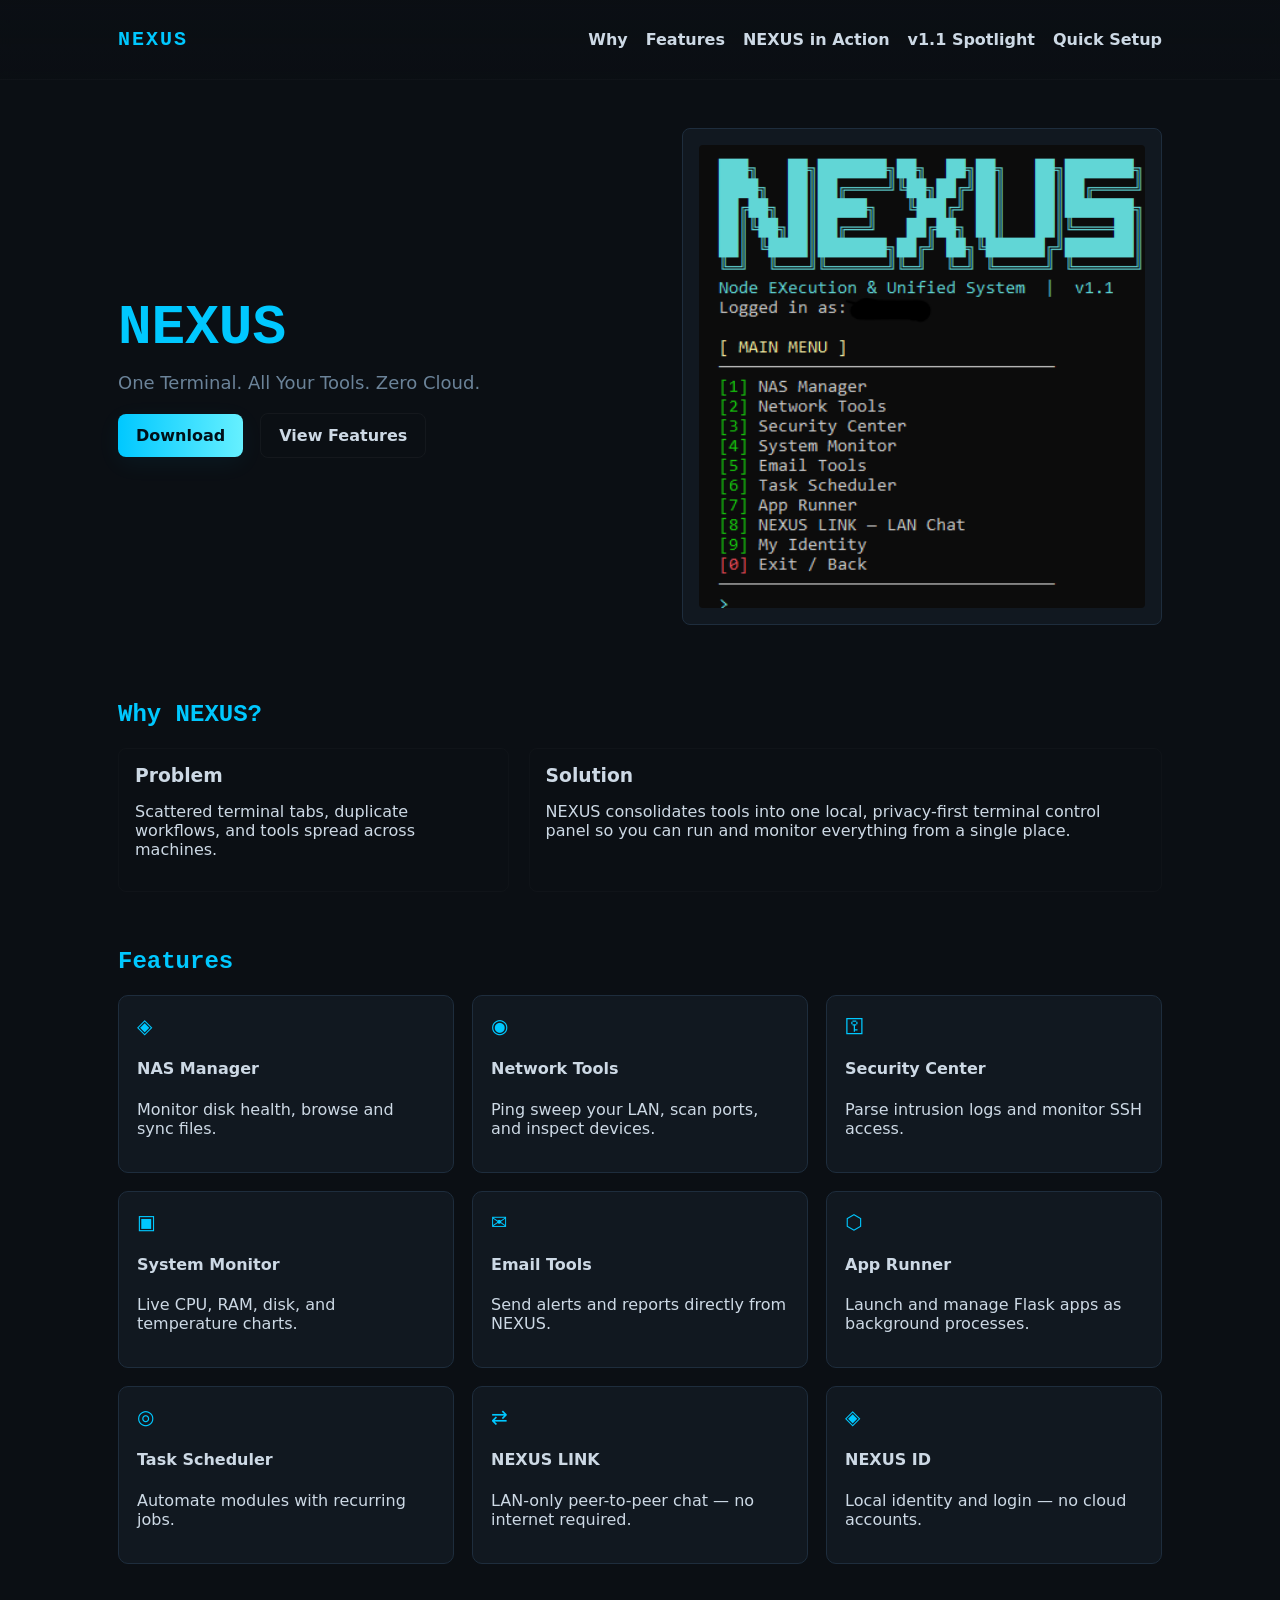
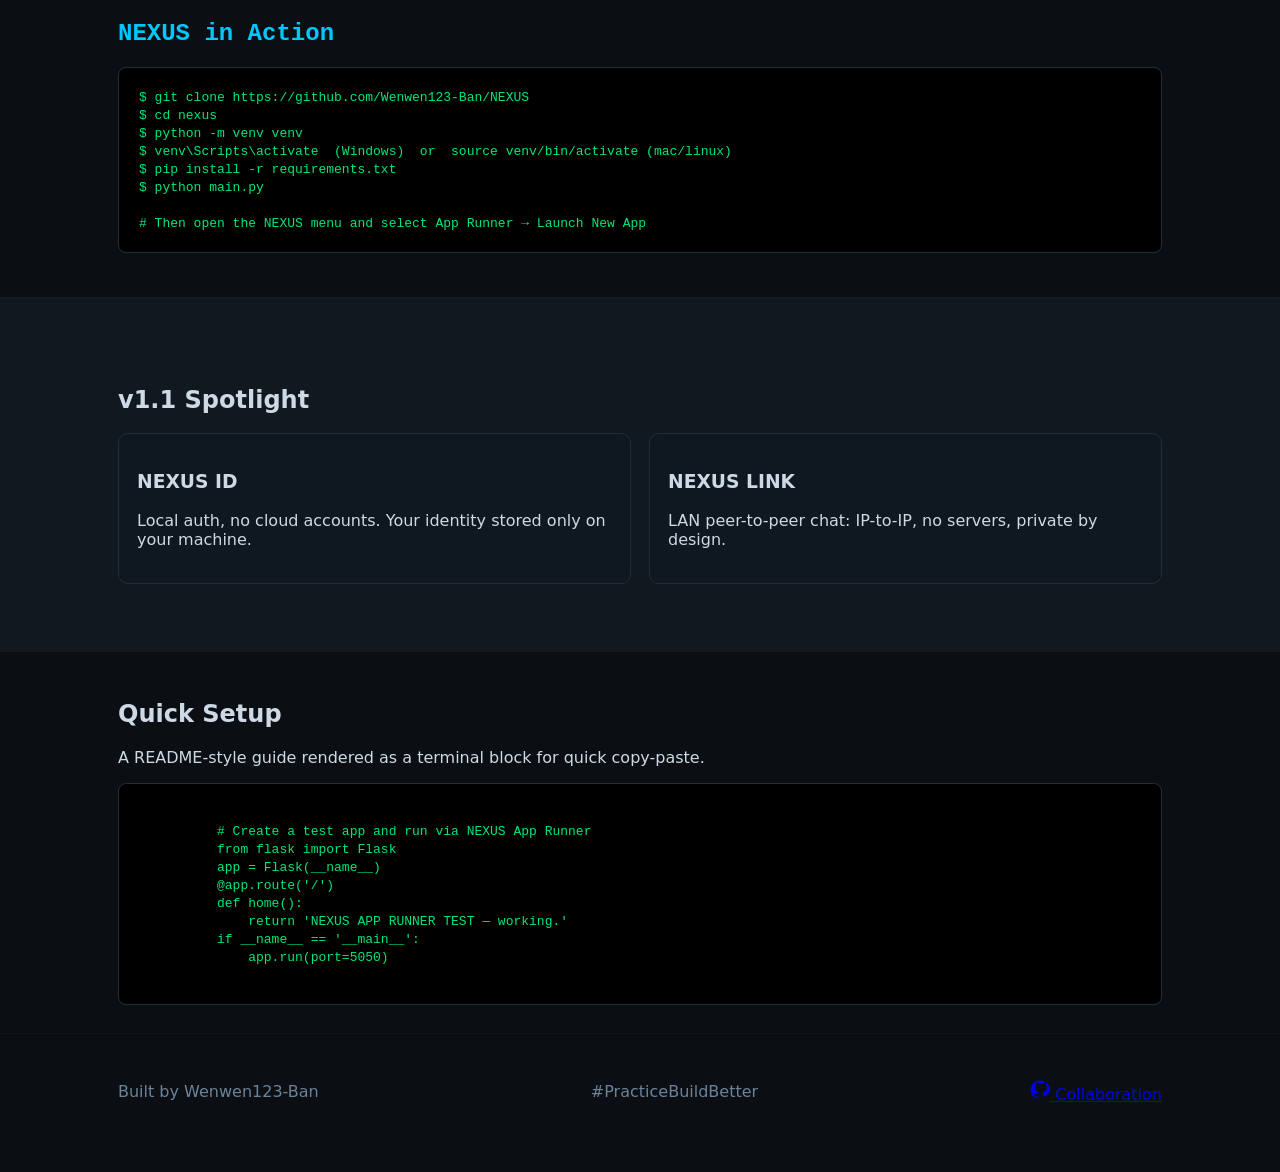
<file: docs/index.html>
<!doctype html>
<html lang="en">
<head>
  <meta charset="utf-8" />
  <meta name="viewport" content="width=device-width,initial-scale=1" />
  <title>NEXUS — One Terminal. All Your Tools.</title>

  <!-- Open Graph -->
  <meta property="og:title" content="NEXUS — Personal Homelab Control Panel" />
  <meta property="og:description" content="One terminal. All your tools. NAS, network, security, LAN chat — privacy-first, runs on your machine." />
  <meta property="og:image" content="assets/Nexus.png" />
  <meta property="og:url" content="https://Wenwen123-Ban.github.io/nexus" />
  <meta name="twitter:card" content="summary_large_image" />

  <link rel="stylesheet" href="style.css">
</head>
<body>
  <header class="site-header">
    <nav class="nav container">
      <a class="brand" href="#hero">NEXUS</a>
      <ul class="nav-links" id="navLinks">
        <li><a href="#about">Why</a></li>
        <li><a href="#features">Features</a></li>
        <li><a href="#action">NEXUS in Action</a></li>
        <li><a href="#spotlight">v1.1 Spotlight</a></li>
        <li><a href="#quicksetup">Quick Setup</a></li>
      </ul>
      <button id="menuToggle" class="menu-toggle" aria-label="Toggle menu">☰</button>
    </nav>
  </header>

  <main>
    <section id="hero" class="hero container">
      <div class="hero-text">
        <h1 class="nexus-title">NEXUS</h1>
        <p class="tagline">One Terminal. All Your Tools. Zero Cloud.</p>
        <div class="hero-cta">
          <a class="btn download" href="https://github.com/Wenwen123-Ban/NEXUS">Download</a>
          <a class="btn ghost" href="#features">View Features</a>
        </div>
      </div>
      <div class="hero-preview">
        <div class="preview-card">
          <img src="assets/Nexus.png" alt="NEXUS Main Menu Preview">
        </div>
      </div>
    </section>

    <section id="about" class="container about">
      <h2>Why NEXUS?</h2>
      <div class="problem-solution">
        <div class="problem">
          <h3>Problem</h3>
          <p>Scattered terminal tabs, duplicate workflows, and tools spread across machines.</p>
        </div>
        <div class="solution">
          <h3>Solution</h3>
          <p>NEXUS consolidates tools into one local, privacy-first terminal control panel so you can run and monitor everything from a single place.</p>
        </div>
      </div>
    </section>

    <section id="features" class="container features">
      <h2>Features</h2>
      <div class="grid">
        <article class="card"> <div class="icon">◈</div><h4>NAS Manager</h4><p>Monitor disk health, browse and sync files.</p></article>
        <article class="card"> <div class="icon">◉</div><h4>Network Tools</h4><p>Ping sweep your LAN, scan ports, and inspect devices.</p></article>
        <article class="card"> <div class="icon">⚿</div><h4>Security Center</h4><p>Parse intrusion logs and monitor SSH access.</p></article>
        <article class="card"> <div class="icon">▣</div><h4>System Monitor</h4><p>Live CPU, RAM, disk, and temperature charts.</p></article>
        <article class="card"> <div class="icon">✉</div><h4>Email Tools</h4><p>Send alerts and reports directly from NEXUS.</p></article>
        <article class="card"> <div class="icon">⬡</div><h4>App Runner</h4><p>Launch and manage Flask apps as background processes.</p></article>
        <article class="card"> <div class="icon">◎</div><h4>Task Scheduler</h4><p>Automate modules with recurring jobs.</p></article>
        <article class="card"> <div class="icon">⇄</div><h4>NEXUS LINK</h4><p>LAN-only peer-to-peer chat — no internet required.</p></article>
        <article class="card"> <div class="icon">◈</div><h4>NEXUS ID</h4><p>Local identity and login — no cloud accounts.</p></article>
      </div>
    </section>

    <section id="action" class="container action">
      <h2>NEXUS in Action</h2>
      <pre class="terminal-block"><code>$ git clone https://github.com/Wenwen123-Ban/NEXUS
$ cd nexus
$ python -m venv venv
$ venv\Scripts\activate  (Windows)  or  source venv/bin/activate (mac/linux)
$ pip install -r requirements.txt
$ python main.py

# Then open the NEXUS menu and select App Runner → Launch New App
</code></pre>
    </section>

    <section id="spotlight" class="spotlight">
      <div class="container">
        <h2>v1.1 Spotlight</h2>
        <div class="spot-grid">
          <div class="spot-card">
            <h3>NEXUS ID</h3>
            <p>Local auth, no cloud accounts. Your identity stored only on your machine.</p>
          </div>
          <div class="spot-card">
            <h3>NEXUS LINK</h3>
            <p>LAN peer-to-peer chat: IP-to-IP, no servers, private by design.</p>
          </div>
        </div>
      </div>
    </section>

    <section id="quicksetup" class="container quicksetup">
      <h2>Quick Setup</h2>
      <p class="muted">A README-style guide rendered as a terminal block for quick copy-paste.</p>
      <div class="terminal-block">
        <code>
          # Create a test app and run via NEXUS App Runner
          from flask import Flask
          app = Flask(__name__)
          @app.route('/')
          def home():
              return 'NEXUS APP RUNNER TEST — working.'
          if __name__ == '__main__':
              app.run(port=5050)
        </code>
      </div>
    </section>
  </main>

  <footer class="site-footer">
    <div class="container footer-inner">
      <div class="credits">Built by Wenwen123-Ban </div>
      <div class="license">#PracticeBuildBetter</div>
      <div class="links">
        <a href="https://github.com/Wenwen123-Ban/NEXUS" aria-label="GitHub">
          <!-- GitHub SVG -->
          <svg width="20" height="20" viewBox="0 0 24 24" fill="currentColor" xmlns="http://www.w3.org/2000/svg"><path d="M12 .5C5.73.5.75 5.48.75 11.77c0 4.9 3.18 9.06 7.59 10.53.56.1.77-.24.77-.54 0-.27-.01-1-.02-1.97-3.09.67-3.74-1.49-3.74-1.49-.51-1.31-1.25-1.66-1.25-1.66-1.02-.7.08-.69.08-.69 1.13.08 1.73 1.16 1.73 1.16 1 .17 1.56-.74 1.56-.74.92-1.57 2.42-1.12 3.01-.86.09-.67.39-1.12.71-1.38-2.47-.28-5.06-1.24-5.06-5.52 0-1.22.43-2.21 1.14-2.99-.11-.28-.5-1.4.11-2.92 0 0 .94-.3 3.08 1.13.9-.25 1.86-.38 2.82-.38.96 0 1.92.13 2.82.38 2.14-1.43 3.07-1.13 3.07-1.13.61 1.52.22 2.64.11 2.92.71.78 1.14 1.77 1.14 2.99 0 4.29-2.6 5.24-5.07 5.52.4.35.76 1.03.76 2.08 0 1.5-.01 2.71-.01 3.08 0 .3.21.65.78.54 4.41-1.47 7.58-5.64 7.58-10.54C23.25 5.48 18.27.5 12 .5z"/></svg>
        </a>
        <a class="credits-link" href="collaboration.html">Collaboration</a>
      </div>
    </div>
  </footer>

  <script src="script.js"></script>
</body>
</html>
</file>
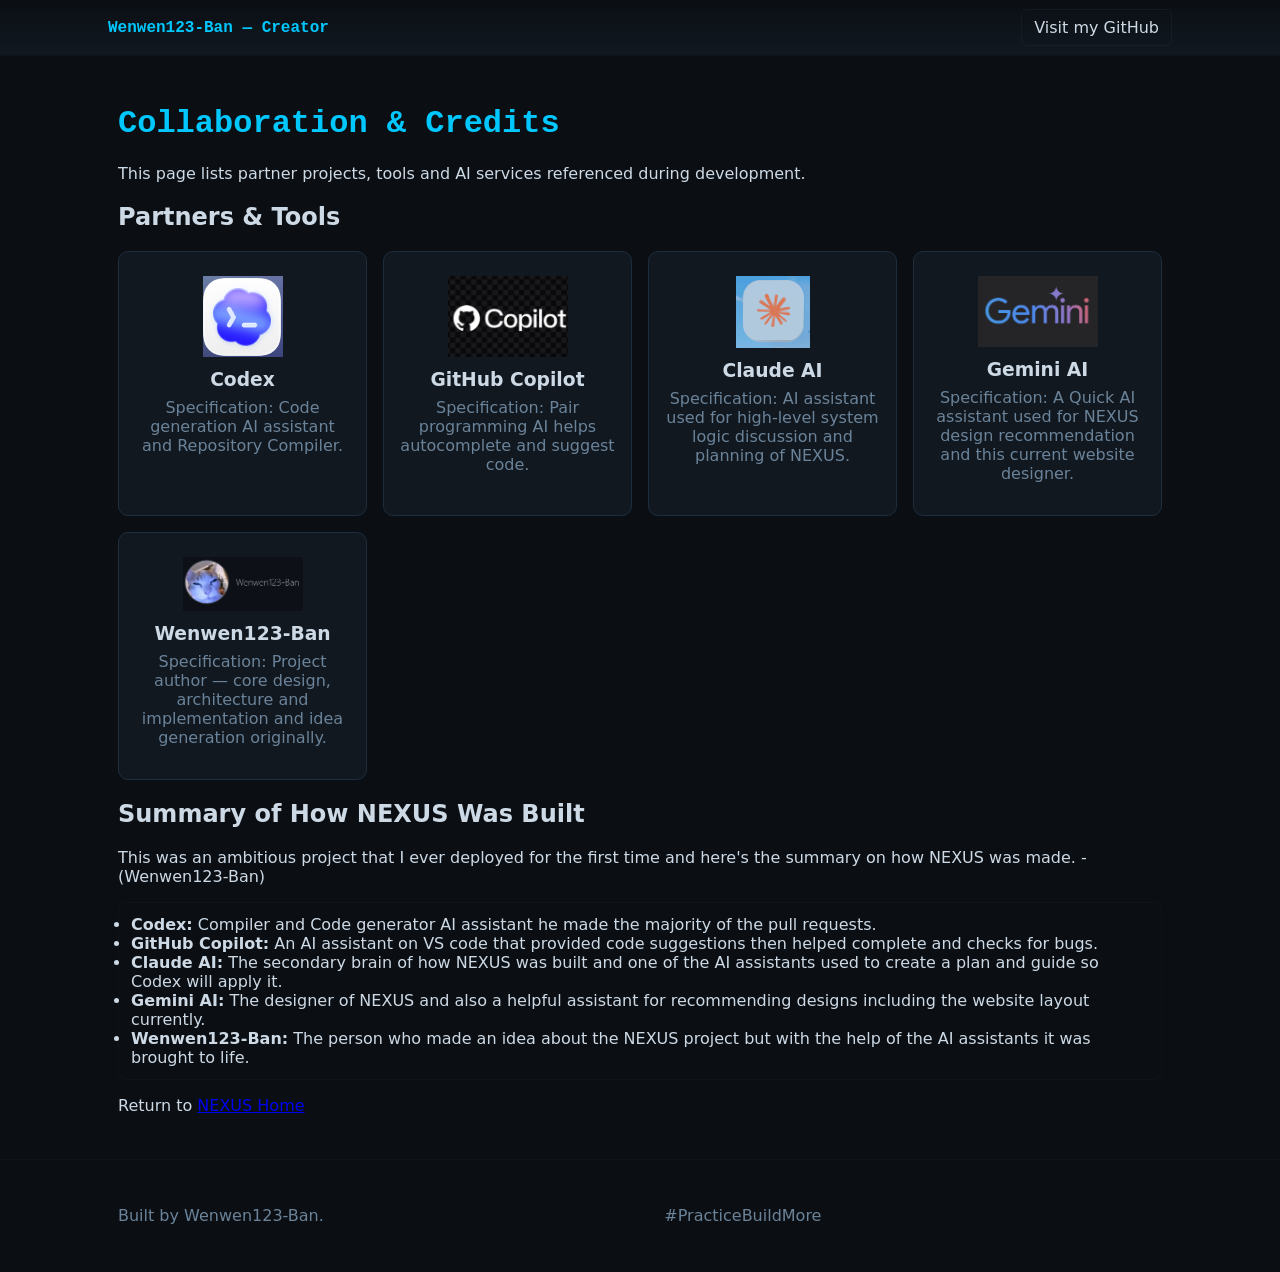
<file: docs/collaboration.html>
<!doctype html>
<html lang="en">
<head>
  <meta charset="utf-8" />
  <meta name="viewport" content="width=device-width,initial-scale=1" />
  <title>Collaboration — NEXUS Credits</title>
  <link rel="stylesheet" href="style.css">
</head>
<body>
  <header class="collab-header">
    <div class="container">
      <div class="name-tag">Wenwen123-Ban — Creator</div>
      <div class="profile-link"><a href="https://github.com/Wenwen123-Ban" target="_blank" rel="noopener">Visit my GitHub</a></div>
    </div>
  </header>

  <main class="container collab-main">
    <h1>Collaboration & Credits</h1>
    <p class="muted">This page lists partner projects, tools and AI services referenced during development.</p>

    <section class="partners">
      <h2>Partners & Tools</h2>
      <div class="partner-grid">
        <div class="partner-card">
          <img src="assets/Codex.png" alt="Codex logo">
          <h3>Codex</h3>
          <p class="spec">Specification: <span class="spec-text">Code generation AI assistant and Repository Compiler.</span></p>
        </div>

        <div class="partner-card">
          <img src="assets/Copilot.png" alt="GitHub Copilot logo">
          <h3>GitHub Copilot</h3>
          <p class="spec">Specification: <span class="spec-text">Pair programming AI helps autocomplete and suggest code.</span></p>
        </div>

        <div class="partner-card">
          <img src="assets/Claude.png" alt="Claude AI logo">
          <h3>Claude AI</h3>
          <p class="spec">Specification: <span class="spec-text">AI assistant used for high-level system logic discussion and planning of NEXUS.</span></p>
        </div>

        <div class="partner-card">
          <img src="assets/Gemini.png" alt="Gemini AI logo">
          <h3>Gemini AI</h3>
          <p class="spec">Specification: <span class="spec-text">A Quick AI assistant used for NEXUS design recommendation and this current website designer.</span></p>
        </div>

        <div class="partner-card">
          <img src="assets/Wenwen123-Ban.png" alt="Creator logo">
          <h3>Wenwen123-Ban</h3>
          <p class="spec">Specification: <span class="spec-text">Project author — core design, architecture and implementation and idea generation originally.</span></p>
        </div>
      </div>
    </section>

    <section class="spec-area">
      <h2>Summary of How NEXUS Was Built</h2>
      <p class="muted">This was an ambitious project that I ever deployed for the first time and here's the summary on how NEXUS was made. - (Wenwen123-Ban) </p>
      <ul class="spec-list">
        <li><strong>Codex:</strong> <span id="spec-codex">Compiler and Code generator AI assistant he made the majority of the pull requests.</span></li>
        <li><strong>GitHub Copilot:</strong> <span id="spec-copilot">An AI assistant on VS code that provided code suggestions then helped complete and checks for bugs.</span></li>
        <li><strong>Claude AI:</strong> <span id="spec-claude">The secondary brain of how NEXUS was built and one of the AI assistants used to create a plan and guide so Codex will apply it.</span></li>
        <li><strong>Gemini AI:</strong> <span id="spec-gemini">The designer of NEXUS and also a helpful assistant for recommending designs including the website layout currently.</span></li>
        <li><strong>Wenwen123-Ban:</strong> <span id="spec-erwin">The person who made an idea about the NEXUS project but with the help of the AI assistants it was brought to life.</span></li>
      </ul>
    </section>

    <p class="muted">Return to <a href="index.html">NEXUS Home</a></p>
  </main>

  <footer class="site-footer">
    <div class="container footer-inner">
      <div class="credits">Built by Wenwen123-Ban.</div>
      <div class="license">#PracticeBuildMore</div>
      <div></div>
    </div>
  </footer>

</body>
</html>
</file>
<file: docs/style.css>
:root{
  --bg-base: #0b0f14;
  --bg-card: #111820;
  --border: #1e2d3d;
  --cyan: #00c8ff;
  --green: #00e676;
  --text: #cdd9e5;
  --text-dim: #6b8399;
  --font-ui: 'Segoe UI', system-ui, -apple-system, 'Inter', sans-serif;
  --font-mono: 'Cascadia Code', 'Consolas', monospace;
}

*{box-sizing:border-box}
html,body{height:100%}
body{margin:0;background:var(--bg-base);color:var(--text);font-family:var(--font-ui);-webkit-font-smoothing:antialiased}
.container{max-width:1100px;margin:0 auto;padding:28px}

/* Header */
.site-header{position:sticky;top:0;background:linear-gradient(180deg, rgba(11,15,20,0.96), rgba(11,15,20,0.86));backdrop-filter:blur(6px);border-bottom:1px solid rgba(255,255,255,0.02);z-index:40}
.nav{display:flex;align-items:center;justify-content:space-between}
.brand{font-family:var(--font-mono);letter-spacing:2px;color:var(--cyan);text-decoration:none;font-weight:700;font-size:20px}
.nav-links{display:flex;list-style:none;margin:0;padding:0}
.nav-links li{margin-left:18px}
.nav-links a{color:var(--text);text-decoration:none;font-weight:600}
.menu-toggle{display:none;background:none;border:0;color:var(--text);font-size:20px}

/* Hero */
.hero{display:grid;grid-template-columns:1fr 480px;gap:36px;align-items:center;padding-top:48px;padding-bottom:48px}
.nexus-title{font-family:var(--font-mono);font-size:56px;margin:0;color:var(--cyan)}
.tagline{font-size:18px;color:var(--text-dim);margin:12px 0 20px}
.btn{display:inline-block;padding:12px 18px;border-radius:8px;text-decoration:none;font-weight:700}
.btn.download{background:linear-gradient(90deg,var(--cyan),#66f0ff);color:#001018;box-shadow:0 6px 24px rgba(0,200,255,0.06);transition:all .18s}
.btn.download:hover{transform:translateY(-3px);box-shadow:0 12px 36px rgba(0,200,255,0.12)}
.btn.ghost{margin-left:12px;background:transparent;border:1px solid rgba(255,255,255,0.04);color:var(--text)}
.hero-preview .preview-card{background:var(--bg-card);border:1px solid var(--border);padding:16px;border-radius:8px}
.hero-preview img{width:100%;height:auto;border-radius:4px;display:block}

/* About */
.about h2,.features h2,.action h2{margin-top:0;color:var(--cyan);font-family:var(--font-mono)}
.problem-solution{display:flex;gap:20px}
.problem,.solution{background:transparent;padding:16px;border-radius:8px;border:1px solid rgba(255,255,255,0.02)}
.problem h3,.solution h3{margin:0 0 8px;color:var(--text)}

/* Features grid */
.grid{display:grid;grid-template-columns:repeat(auto-fit,minmax(300px,1fr));gap:18px;margin-top:18px}
.card{background:var(--bg-card);padding:18px;border-radius:10px;border:1px solid var(--border);transition:box-shadow .15s,border-color .15s}
.card .icon{font-size:20px;margin-bottom:8px;color:var(--cyan)}
.card:hover{box-shadow:0 6px 20px rgba(0,200,255,0.06);border-color:rgba(0,200,255,0.18)}

/* Terminal blocks */
.terminal-block{background:#000;color:var(--green);padding:20px;border-radius:8px;font-family:var(--font-mono);border:1px solid var(--border);overflow:auto}
.terminal-block code{white-space:pre-wrap;color:var(--green)}

/* Spotlight */
.spotlight{background:var(--bg-card);padding:40px 0;border-top:1px solid rgba(255,255,255,0.02)}
.spot-grid{display:grid;grid-template-columns:1fr 1fr;gap:18px}
.spot-card{background:#0f1720;padding:18px;border-radius:10px;border:1px solid var(--border)}

/* Footer */
.site-footer{border-top:1px solid rgba(255,255,255,0.02);padding:18px;color:var(--text-dim)}
.footer-inner{display:flex;gap:12px;align-items:center;justify-content:space-between}

/* Responsive */
@media (max-width:980px){
  .hero{grid-template-columns:1fr}
  .nav-links{display:none;position:absolute;left:0;right:0;top:56px;background:var(--bg-base);flex-direction:column;padding:12px}
  .nav-links li{margin:8px 0}
  .menu-toggle{display:block}
}

@media (max-width:600px){
  .nexus-title{font-size:40px}
}

/* Collaboration page */
.collab-header{background:linear-gradient(180deg, rgba(11,15,20,0.98), rgba(17,24,32,0.95));border-bottom:1px solid rgba(255,255,255,0.02)}
.collab-header .container{display:flex;justify-content:space-between;align-items:center;padding:18px}
.name-tag{font-family:var(--font-mono);color:var(--cyan);font-weight:700}
.profile-link a{color:var(--text);text-decoration:none;border:1px solid rgba(255,255,255,0.04);padding:8px 12px;border-radius:6px}
.collab-main h1{font-family:var(--font-mono);color:var(--cyan)}
.partner-grid{display:grid;grid-template-columns:repeat(auto-fit,minmax(220px,1fr));gap:16px;margin-top:18px}
.partner-card{background:var(--bg-card);padding:16px;border-radius:10px;border:1px solid var(--border);text-align:center}
.partner-card img{max-width:120px;height:auto;margin:8px auto 12px;display:block}
.partner-card h3{margin:8px 0;color:var(--text)}
.partner-card .spec{color:var(--text-dim);margin-top:8px}
.spec-area .spec-list{background:transparent;border:1px solid rgba(255,255,255,0.02);padding:12px;border-radius:8px}
</file>
